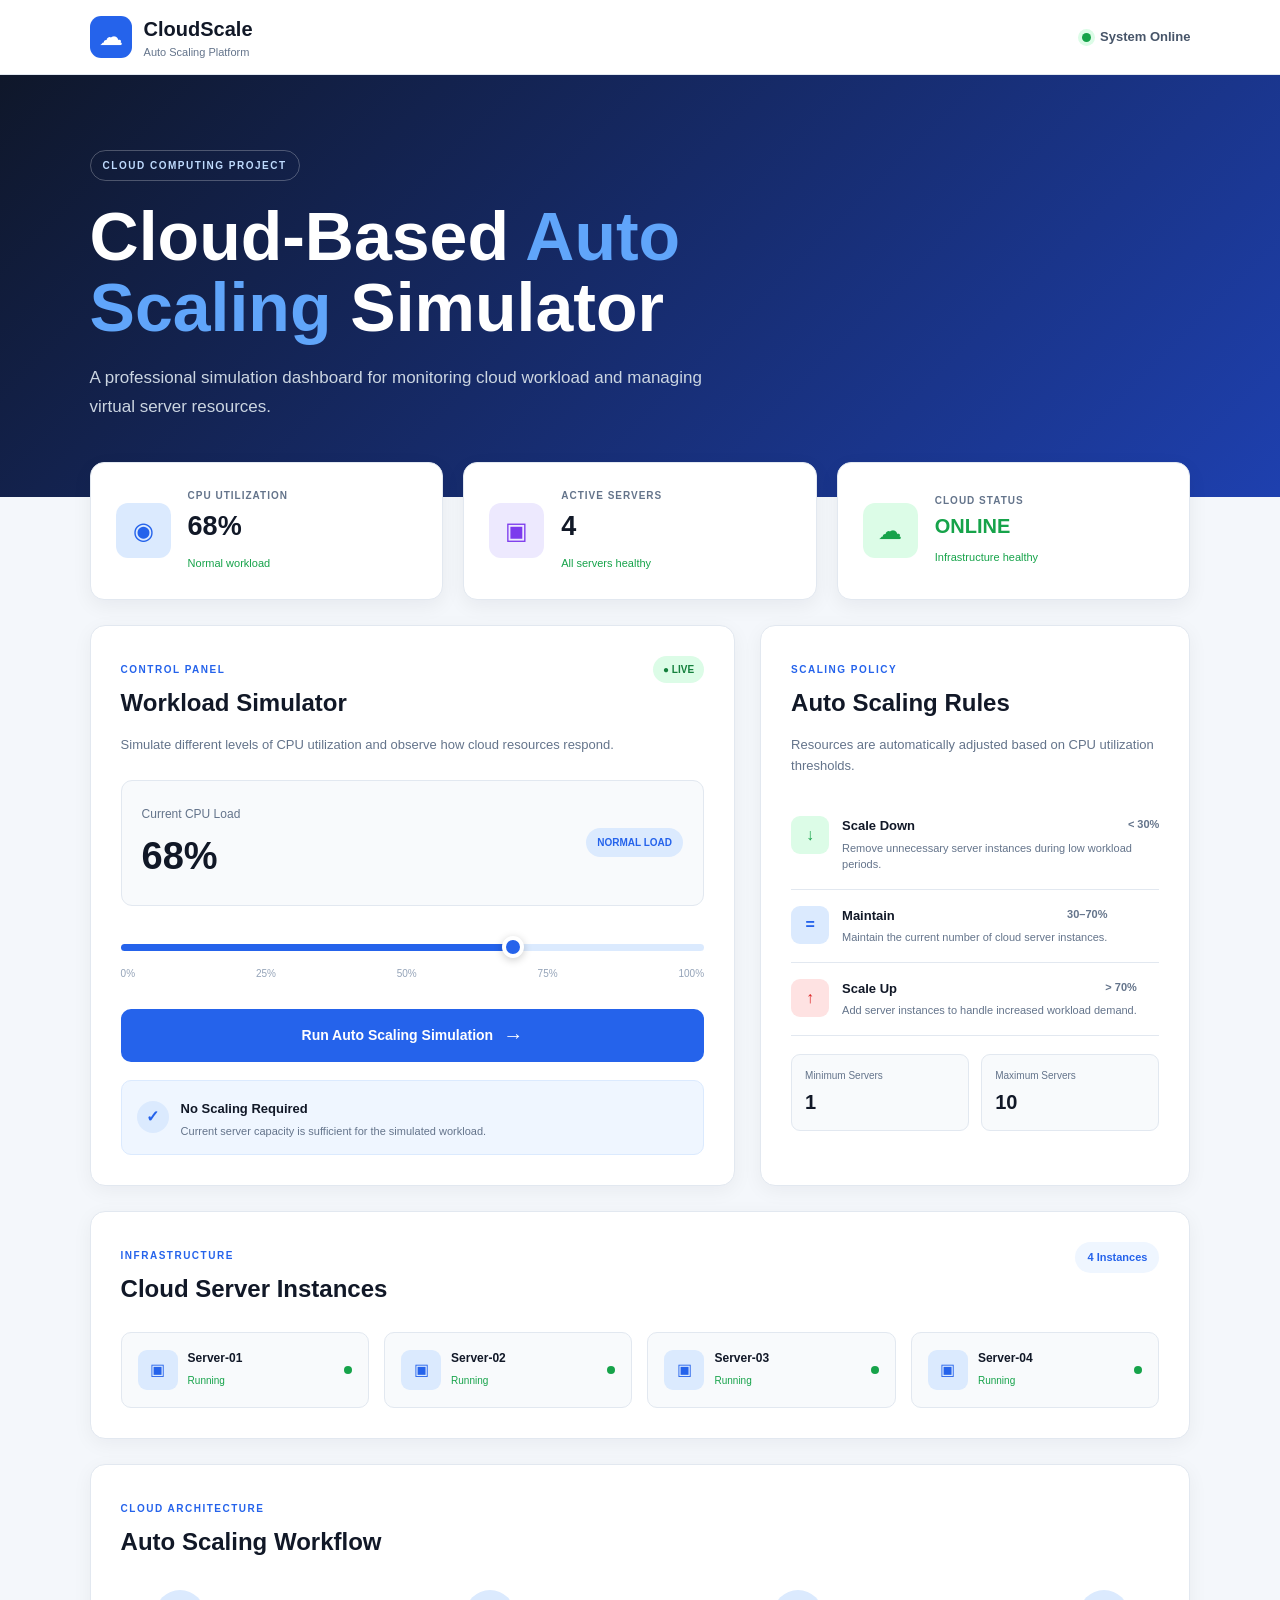
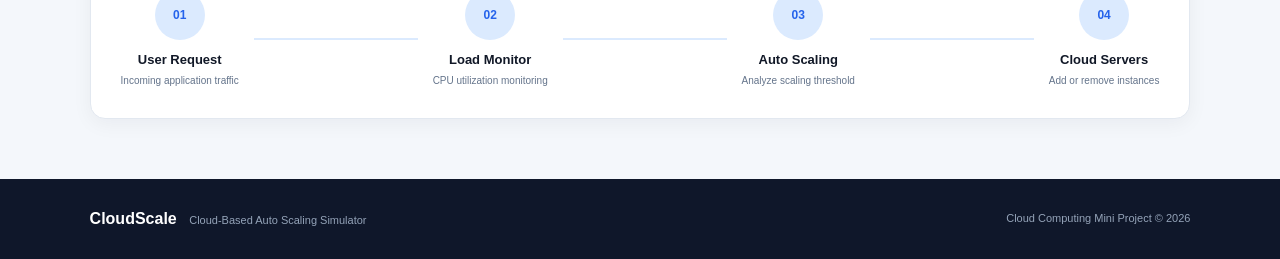
<file: Cloud-Based Auto Scaling Simulator 079/index.html>
<!DOCTYPE html>
<html lang="en">

<head>
    <meta charset="UTF-8">
    <meta name="viewport" content="width=device-width, initial-scale=1.0">

    <title>CloudScale | Auto Scaling Simulator</title>

    <link rel="stylesheet" href="style.css">
</head>

<body>

    <!-- Navigation -->
    <nav class="navbar">

        <div class="brand">
            <div class="cloud-logo">☁</div>

            <div>
                <h2>CloudScale</h2>
                <span>Auto Scaling Platform</span>
            </div>
        </div>

        <div class="system-status">
            <span class="status-dot"></span>
            System Online
        </div>

    </nav>


    <!-- Hero -->
    <section class="hero">

        <div class="hero-content">

            <div class="tag">
                CLOUD COMPUTING PROJECT
            </div>

            <h1>
                Cloud-Based
                <span>Auto Scaling</span>
                Simulator
            </h1>

            <p>
                A professional simulation dashboard for monitoring
                cloud workload and managing virtual server resources.
            </p>

        </div>

    </section>


    <!-- Dashboard -->
    <main class="dashboard">


        <!-- Statistics -->
        <section class="stats">

            <div class="stat-card">

                <div class="icon blue">
                    ◉
                </div>

                <div>
                    <p>CPU UTILIZATION</p>
                    <h2>68%</h2>
                    <span class="positive">Normal workload</span>
                </div>

            </div>


            <div class="stat-card">

                <div class="icon purple">
                    ▣
                </div>

                <div>
                    <p>ACTIVE SERVERS</p>
                    <h2>4</h2>
                    <span class="positive">All servers healthy</span>
                </div>

            </div>


            <div class="stat-card">

                <div class="icon green">
                    ☁
                </div>

                <div>
                    <p>CLOUD STATUS</p>
                    <h2 class="online">ONLINE</h2>
                    <span class="positive">Infrastructure healthy</span>
                </div>

            </div>

        </section>


        <!-- Main Content -->
        <section class="content-grid">


            <!-- Simulator -->
            <div class="card simulator">

                <div class="card-header">

                    <div>
                        <span class="section-label">
                            CONTROL PANEL
                        </span>

                        <h2>Workload Simulator</h2>
                    </div>

                    <span class="live">
                        ● LIVE
                    </span>

                </div>


                <p class="description">
                    Simulate different levels of CPU utilization
                    and observe how cloud resources respond.
                </p>


                <!-- CPU Meter -->
                <div class="cpu-box">

                    <div>

                        <span class="small-text">
                            Current CPU Load
                        </span>

                        <div class="cpu-value">
                            68%
                        </div>

                    </div>

                    <div class="normal">
                        NORMAL LOAD
                    </div>

                </div>


                <!-- Slider -->
                <div class="slider-area">

                    <input
                        type="range"
                        min="0"
                        max="100"
                        value="68"
                    >

                    <div class="slider-values">

                        <span>0%</span>
                        <span>25%</span>
                        <span>50%</span>
                        <span>75%</span>
                        <span>100%</span>

                    </div>

                </div>


                <!-- Button -->
                <button class="scale-button">

                    <span>
                        Run Auto Scaling Simulation
                    </span>

                    <span class="arrow">
                        →
                    </span>

                </button>


                <!-- Result -->
                <div class="result">

                    <div class="result-icon">
                        ✓
                    </div>

                    <div>

                        <strong>
                            No Scaling Required
                        </strong>

                        <p>
                            Current server capacity is sufficient
                            for the simulated workload.
                        </p>

                    </div>

                </div>

            </div>


            <!-- Rules -->
            <div class="card rules">

                <span class="section-label">
                    SCALING POLICY
                </span>

                <h2>Auto Scaling Rules</h2>

                <p class="description">
                    Resources are automatically adjusted based
                    on CPU utilization thresholds.
                </p>


                <div class="rule">

                    <div class="rule-icon green-bg">
                        ↓
                    </div>

                    <div>

                        <div class="rule-title">
                            Scale Down

                            <span>
                                &lt; 30%
                            </span>
                        </div>

                        <p>
                            Remove unnecessary server instances
                            during low workload periods.
                        </p>

                    </div>

                </div>


                <div class="rule">

                    <div class="rule-icon blue-bg">
                        =
                    </div>

                    <div>

                        <div class="rule-title">
                            Maintain

                            <span>
                                30–70%
                            </span>
                        </div>

                        <p>
                            Maintain the current number of
                            cloud server instances.
                        </p>

                    </div>

                </div>


                <div class="rule">

                    <div class="rule-icon red-bg">
                        ↑
                    </div>

                    <div>

                        <div class="rule-title">
                            Scale Up

                            <span>
                                &gt; 70%
                            </span>
                        </div>

                        <p>
                            Add server instances to handle
                            increased workload demand.
                        </p>

                    </div>

                </div>


                <div class="limits">

                    <div>
                        <span>Minimum Servers</span>
                        <strong>1</strong>
                    </div>

                    <div>
                        <span>Maximum Servers</span>
                        <strong>10</strong>
                    </div>

                </div>

            </div>

        </section>


        <!-- Server Infrastructure -->
        <section class="card infrastructure">

            <div class="card-header">

                <div>

                    <span class="section-label">
                        INFRASTRUCTURE
                    </span>

                    <h2>Cloud Server Instances</h2>

                </div>

                <span class="instance-count">
                    4 Instances
                </span>

            </div>


            <div class="servers">


                <div class="server">

                    <div class="server-icon">
                        ▣
                    </div>

                    <div class="server-details">

                        <strong>
                            Server-01
                        </strong>

                        <span>
                            Running
                        </span>

                    </div>

                    <div class="server-status"></div>

                </div>


                <div class="server">

                    <div class="server-icon">
                        ▣
                    </div>

                    <div class="server-details">

                        <strong>
                            Server-02
                        </strong>

                        <span>
                            Running
                        </span>

                    </div>

                    <div class="server-status"></div>

                </div>


                <div class="server">

                    <div class="server-icon">
                        ▣
                    </div>

                    <div class="server-details">

                        <strong>
                            Server-03
                        </strong>

                        <span>
                            Running
                        </span>

                    </div>

                    <div class="server-status"></div>

                </div>


                <div class="server">

                    <div class="server-icon">
                        ▣
                    </div>

                    <div class="server-details">

                        <strong>
                            Server-04
                        </strong>

                        <span>
                            Running
                        </span>

                    </div>

                    <div class="server-status"></div>

                </div>


            </div>

        </section>


        <!-- Architecture -->
        <section class="card architecture">

            <div class="card-header">

                <div>

                    <span class="section-label">
                        CLOUD ARCHITECTURE
                    </span>

                    <h2>Auto Scaling Workflow</h2>

                </div>

            </div>


            <div class="workflow">

                <div class="workflow-item">

                    <div class="workflow-number">
                        01
                    </div>

                    <h3>User Request</h3>

                    <p>
                        Incoming application traffic
                    </p>

                </div>


                <div class="line"></div>


                <div class="workflow-item">

                    <div class="workflow-number">
                        02
                    </div>

                    <h3>Load Monitor</h3>

                    <p>
                        CPU utilization monitoring
                    </p>

                </div>


                <div class="line"></div>


                <div class="workflow-item">

                    <div class="workflow-number">
                        03
                    </div>

                    <h3>Auto Scaling</h3>

                    <p>
                        Analyze scaling threshold
                    </p>

                </div>


                <div class="line"></div>


                <div class="workflow-item">

                    <div class="workflow-number">
                        04
                    </div>

                    <h3>Cloud Servers</h3>

                    <p>
                        Add or remove instances
                    </p>

                </div>

            </div>

        </section>

    </main>


    <!-- Footer -->
    <footer>

        <div>
            <strong>CloudScale</strong>
            <span>Cloud-Based Auto Scaling Simulator</span>
        </div>

        <p>
            Cloud Computing Mini Project © 2026
        </p>

    </footer>

</body>

</html>
</file>
<file: Cloud-Based Auto Scaling Simulator 079/style.css>
* {
    margin: 0;
    padding: 0;
    box-sizing: border-box;
}


:root {
    --primary: #2563eb;
    --primary-dark: #1d4ed8;
    --dark: #0f172a;
    --text: #111827;
    --muted: #64748b;
    --background: #f4f7fb;
    --white: #ffffff;
    --border: #e2e8f0;

    --green: #16a34a;
    --red: #dc2626;
    --purple: #7c3aed;
}


body {
    font-family:
        Inter,
        Arial,
        Helvetica,
        sans-serif;

    background: var(--background);

    color: var(--text);

    line-height: 1.5;
}


/* =========================
   NAVBAR
========================= */

.navbar {
    height: 75px;

    background: var(--white);

    border-bottom: 1px solid var(--border);

    padding: 0 7%;

    display: flex;

    align-items: center;

    justify-content: space-between;
}


.brand {
    display: flex;

    align-items: center;

    gap: 12px;
}


.cloud-logo {
    width: 42px;
    height: 42px;

    background: var(--primary);

    color: white;

    border-radius: 11px;

    display: flex;

    align-items: center;

    justify-content: center;

    font-size: 24px;
}


.brand h2 {
    font-size: 20px;
}


.brand span {
    display: block;

    color: var(--muted);

    font-size: 11px;
}


.system-status {
    display: flex;

    align-items: center;

    gap: 9px;

    font-size: 13px;

    font-weight: 600;

    color: #475569;
}


.status-dot {
    width: 9px;
    height: 9px;

    background: var(--green);

    border-radius: 50%;

    box-shadow:
        0 0 0 4px #dcfce7;
}


/* =========================
   HERO
========================= */

.hero {
    background:
        linear-gradient(
            135deg,
            #0f172a,
            #1e40af
        );

    color: white;

    padding: 75px 7%;
}


.hero-content {
    max-width: 1150px;

    margin: auto;
}


.tag {
    display: inline-block;

    padding: 7px 12px;

    border: 1px solid
        rgba(255,255,255,0.25);

    border-radius: 20px;

    color: #bfdbfe;

    font-size: 10px;

    font-weight: 800;

    letter-spacing: 1.5px;

    margin-bottom: 20px;
}


.hero h1 {
    max-width: 850px;

    font-size:
        clamp(40px, 6vw, 68px);

    line-height: 1.04;
}


.hero h1 span {
    color: #60a5fa;
}


.hero p {
    max-width: 650px;

    margin-top: 22px;

    color: #cbd5e1;

    font-size: 17px;

    line-height: 1.7;
}


/* =========================
   DASHBOARD
========================= */

.dashboard {
    width: 86%;

    max-width: 1200px;

    margin:
        -35px auto
        60px;
}


/* =========================
   STATISTICS
========================= */

.stats {
    display: grid;

    grid-template-columns:
        repeat(3, 1fr);

    gap: 20px;

    margin-bottom: 25px;
}


.stat-card {
    background: white;

    border: 1px solid var(--border);

    border-radius: 14px;

    padding: 25px;

    display: flex;

    align-items: center;

    gap: 17px;

    box-shadow:
        0 6px 20px
        rgba(15,23,42,0.06);
}


.icon {
    width: 55px;
    height: 55px;

    border-radius: 12px;

    display: flex;

    align-items: center;

    justify-content: center;

    font-size: 24px;
}


.icon.blue {
    background: #dbeafe;

    color: var(--primary);
}


.icon.purple {
    background: #ede9fe;

    color: var(--purple);
}


.icon.green {
    background: #dcfce7;

    color: var(--green);
}


.stat-card p {
    color: var(--muted);

    font-size: 10px;

    font-weight: 800;

    letter-spacing: 1px;
}


.stat-card h2 {
    font-size: 27px;

    margin: 3px 0;
}


.stat-card .online {
    color: var(--green);

    font-size: 20px;
}


.positive {
    color: var(--green);

    font-size: 11px;
}


/* =========================
   CONTENT GRID
========================= */

.content-grid {
    display: grid;

    grid-template-columns:
        1.2fr 0.8fr;

    gap: 25px;

    margin-bottom: 25px;
}


.card {
    background: white;

    border: 1px solid var(--border);

    border-radius: 15px;

    padding: 30px;

    box-shadow:
        0 5px 20px
        rgba(15,23,42,0.05);
}


.card-header {
    display: flex;

    justify-content: space-between;

    align-items: flex-start;
}


.section-label {
    color: var(--primary);

    font-size: 10px;

    font-weight: 800;

    letter-spacing: 1.5px;
}


.card h2 {
    margin-top: 5px;

    font-size: 24px;
}


.description {
    color: var(--muted);

    font-size: 13px;

    line-height: 1.6;

    margin:
        14px 0
        24px;
}


.live {
    background: #dcfce7;

    color: #15803d;

    padding: 6px 10px;

    border-radius: 20px;

    font-size: 10px;

    font-weight: 800;
}


/* =========================
   CPU
========================= */

.cpu-box {
    background: #f8fafc;

    border: 1px solid var(--border);

    border-radius: 11px;

    padding: 20px;

    display: flex;

    align-items: center;

    justify-content: space-between;
}


.small-text {
    color: var(--muted);

    font-size: 12px;
}


.cpu-value {
    font-size: 38px;

    font-weight: 800;

    margin-top: 3px;
}


.normal {
    background: #dbeafe;

    color: var(--primary);

    padding: 7px 11px;

    border-radius: 20px;

    font-size: 10px;

    font-weight: 800;
}


/* =========================
   SLIDER
========================= */

.slider-area {
    margin-top: 28px;
}


input[type="range"] {
    width: 100%;

    height: 7px;

    appearance: none;

    background:
        linear-gradient(
            to right,
            #2563eb 68%,
            #dbeafe 68%
        );

    border-radius: 10px;

    outline: none;
}


input[type="range"]::-webkit-slider-thumb {
    appearance: none;

    width: 22px;
    height: 22px;

    background: var(--primary);

    border: 4px solid white;

    border-radius: 50%;

    box-shadow:
        0 2px 8px
        rgba(0,0,0,0.2);

    cursor: pointer;
}


.slider-values {
    display: flex;

    justify-content: space-between;

    color: #94a3b8;

    font-size: 10px;

    margin-top: 8px;
}


/* =========================
   BUTTON
========================= */

.scale-button {
    width: 100%;

    border: none;

    background: var(--primary);

    color: white;

    padding: 15px;

    border-radius: 10px;

    margin-top: 28px;

    font-size: 14px;

    font-weight: 700;

    cursor: pointer;

    display: flex;

    justify-content: center;

    align-items: center;

    gap: 10px;

    transition: 0.2s;
}


.scale-button:hover {
    background: var(--primary-dark);

    transform:
        translateY(-2px);

    box-shadow:
        0 8px 20px
        rgba(37,99,235,0.25);
}


.arrow {
    font-size: 20px;
}


/* =========================
   RESULT
========================= */

.result {
    background: #eff6ff;

    border: 1px solid #dbeafe;

    border-radius: 10px;

    padding: 15px;

    margin-top: 18px;

    display: flex;

    gap: 12px;

    align-items: center;
}


.result-icon {
    width: 32px;
    height: 32px;

    background: #dbeafe;

    color: var(--primary);

    border-radius: 50%;

    display: flex;

    align-items: center;

    justify-content: center;

    font-weight: bold;
}


.result strong {
    font-size: 13px;
}


.result p {
    color: var(--muted);

    font-size: 11px;

    margin-top: 3px;
}


/* =========================
   RULES
========================= */

.rule {
    display: flex;

    gap: 13px;

    padding: 16px 0;

    border-bottom:
        1px solid var(--border);
}


.rule-icon {
    width: 38px;
    height: 38px;

    border-radius: 9px;

    display: flex;

    align-items: center;

    justify-content: center;

    font-weight: bold;

    flex-shrink: 0;
}


.green-bg {
    background: #dcfce7;

    color: var(--green);
}


.blue-bg {
    background: #dbeafe;

    color: var(--primary);
}


.red-bg {
    background: #fee2e2;

    color: var(--red);
}


.rule-title {
    font-size: 13px;

    font-weight: 800;

    display: flex;

    justify-content: space-between;

    gap: 15px;
}


.rule-title span {
    color: var(--muted);

    font-size: 11px;
}


.rule p {
    color: var(--muted);

    font-size: 11px;

    line-height: 1.5;

    margin-top: 4px;
}


/* =========================
   LIMITS
========================= */

.limits {
    display: grid;

    grid-template-columns:
        1fr 1fr;

    gap: 12px;

    margin-top: 18px;
}


.limits div {
    background: #f8fafc;

    border: 1px solid var(--border);

    padding: 13px;

    border-radius: 9px;
}


.limits span {
    display: block;

    color: var(--muted);

    font-size: 10px;
}


.limits strong {
    display: block;

    margin-top: 4px;

    font-size: 20px;
}


/* =========================
   INFRASTRUCTURE
========================= */

.infrastructure {
    margin-bottom: 25px;
}


.instance-count {
    background: #eff6ff;

    color: var(--primary);

    padding: 7px 12px;

    border-radius: 20px;

    font-size: 11px;

    font-weight: 700;
}


.servers {
    display: grid;

    grid-template-columns:
        repeat(4, 1fr);

    gap: 15px;

    margin-top: 25px;
}


.server {
    background: #f8fafc;

    border: 1px solid var(--border);

    border-radius: 10px;

    padding: 16px;

    display: flex;

    align-items: center;

    gap: 10px;
}


.server-icon {
    width: 40px;
    height: 40px;

    background: #dbeafe;

    color: var(--primary);

    border-radius: 9px;

    display: flex;

    align-items: center;

    justify-content: center;
}


.server-details {
    flex: 1;
}


.server-details strong {
    display: block;

    font-size: 12px;
}


.server-details span {
    color: var(--green);

    font-size: 10px;
}


.server-status {
    width: 8px;
    height: 8px;

    background: var(--green);

    border-radius: 50%;
}


/* =========================
   WORKFLOW
========================= */

.architecture {
    margin-bottom: 25px;
}


.workflow {
    margin-top: 30px;

    display: flex;

    align-items: center;

    justify-content: space-between;
}


.workflow-item {
    text-align: center;

    max-width: 180px;
}


.workflow-number {
    width: 50px;
    height: 50px;

    margin: auto;

    background: #dbeafe;

    color: var(--primary);

    border-radius: 50%;

    display: flex;

    align-items: center;

    justify-content: center;

    font-size: 12px;

    font-weight: 800;
}


.workflow-item h3 {
    margin-top: 10px;

    font-size: 13px;
}


.workflow-item p {
    color: var(--muted);

    font-size: 10px;

    margin-top: 3px;
}


.line {
    height: 2px;

    background: #dbeafe;

    flex: 1;

    margin: 0 15px;
}


/* =========================
   FOOTER
========================= */

footer {
    background: var(--dark);

    color: white;

    padding: 28px 7%;

    display: flex;

    justify-content: space-between;

    align-items: center;
}


footer strong {
    font-size: 16px;
}


footer span {
    color: #94a3b8;

    font-size: 11px;

    margin-left: 8px;
}


footer p {
    color: #94a3b8;

    font-size: 11px;
}


/* =========================
   RESPONSIVE
========================= */

@media (max-width: 950px) {

    .stats {
        grid-template-columns: 1fr;
    }


    .content-grid {
        grid-template-columns: 1fr;
    }


    .servers {
        grid-template-columns:
            repeat(2, 1fr);
    }

}


@media (max-width: 650px) {

    .navbar {
        padding: 0 5%;
    }


    .system-status {
        display: none;
    }


    .hero {
        padding: 55px 5%;
    }


    .hero h1 {
        font-size: 42px;
    }


    .dashboard {
        width: 94%;

        margin-top: -20px;
    }


    .card {
        padding: 20px;
    }


    .cpu-box {
        flex-direction: column;

        align-items: flex-start;

        gap: 15px;
    }


    .servers {
        grid-template-columns: 1fr;
    }


    .workflow {
        flex-direction: column;

        gap: 20px;
    }


    .line {
        width: 2px;

        height: 30px;

        flex: none;
    }


    footer {
        flex-direction: column;

        gap: 10px;

        text-align: center;
    }

}
</file>
